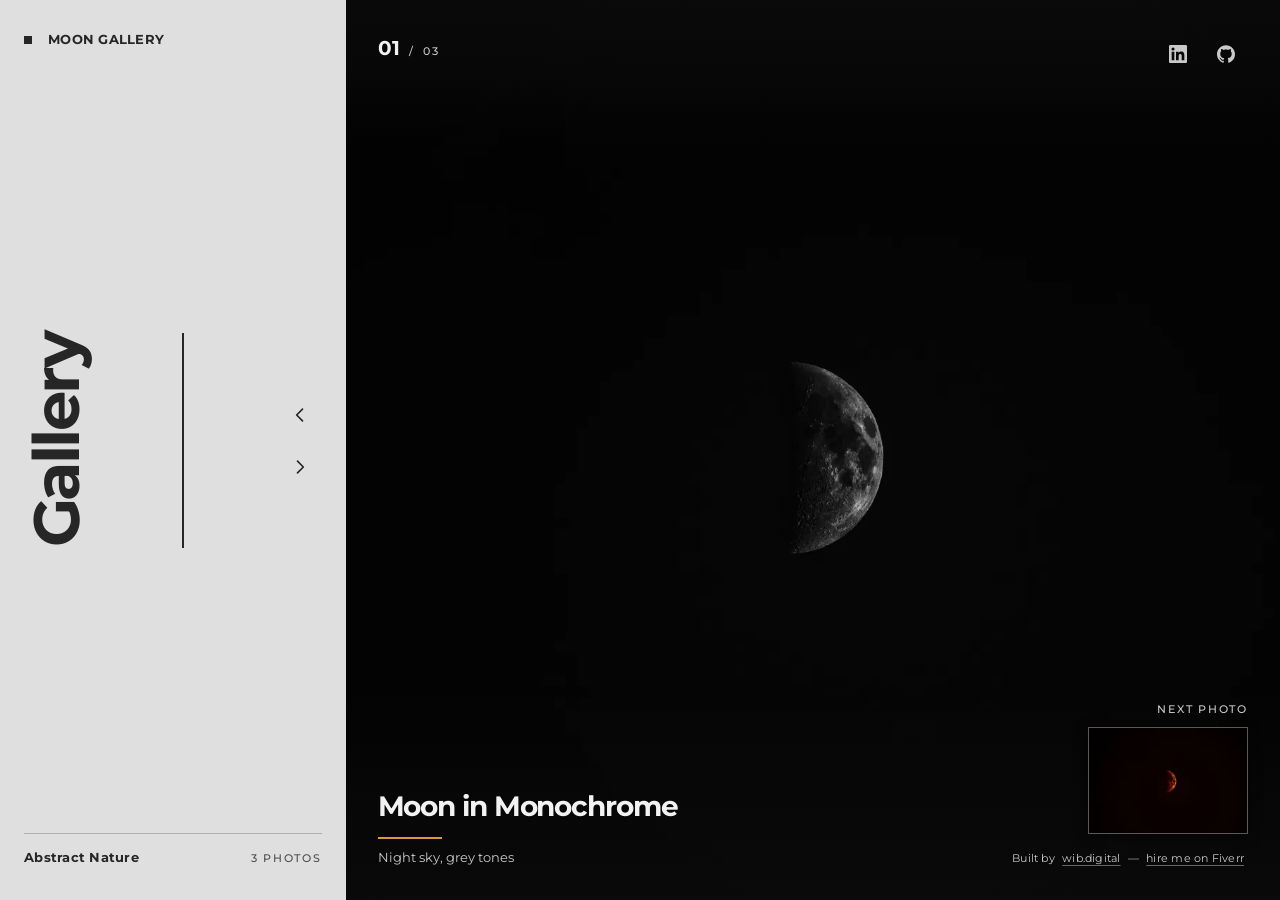
<file: index.html>
<!DOCTYPE html>
<html lang="en">
  <head>
    <meta charset="utf-8">
    <meta name="viewport" content="width=device-width, initial-scale=1">

    <title>WIB - Moon Gallery</title>
    <link rel="icon" href="favicon.ico" sizes="any">
    <link rel="icon" type="image/svg+xml" href="favicon.svg">
    <link rel="icon" type="image/png" href="favicon-96x96.png" sizes="96x96">
    <link rel="apple-touch-icon" href="apple-touch-icon.png">
    <meta name="description" content="A full-screen photography gallery of three lunar and abstract nature studies. Arrow controls swap the frame in place, with no thumbnails and no lightbox.">
    <link rel="canonical" href="https://pablowib.github.io/Moon-Gallery/">

    <meta property="og:type" content="website">
    <meta property="og:site_name" content="Moon Gallery">
    <meta property="og:title" content="Moon Gallery — Lunar and abstract nature photography">
    <meta property="og:description" content="A full-screen photography gallery of three lunar and abstract nature studies. Arrow controls swap the frame in place, with no thumbnails and no lightbox.">
    <meta property="og:url" content="https://pablowib.github.io/Moon-Gallery/">
    <meta property="og:image" content="https://pablowib.github.io/Moon-Gallery/assets/img/og-cover.jpg">
    <meta property="og:image:alt" content="The moon in warm amber tones against an almost black night sky.">

    <link rel="preconnect" href="https://fonts.googleapis.com">
    <link rel="preconnect" href="https://fonts.gstatic.com" crossorigin>
    <link rel="stylesheet" href="https://fonts.googleapis.com/css2?family=Montserrat:wght@400;500;700&display=swap">

    <link rel="stylesheet" href="assets/css/base.css">
    <link rel="stylesheet" href="assets/css/layout.css">
    <link rel="stylesheet" href="assets/css/components.css">

    <script defer src="assets/js/modules/gallery.js"></script>
    <script defer src="assets/js/main.js"></script>

    <script type="application/ld+json">
      {
        "@context": "https://schema.org",
        "@type": "Person",
        "name": "Pablo Nieto Pérez",
        "url": "https://wib.digital",
        "jobTitle": "Web Designer and Developer",
        "sameAs": [
          "https://www.fiverr.com/pablonietop",
          "https://www.linkedin.com/in/pablo-nieto-perez-39a530292",
          "https://github.com/pabloWIB"
        ]
      }
    </script>
  </head>

  <body>
    <div class="shell">
      <header class="panel">
        <h1 class="brand panel__brand">Moon Gallery</h1>

        <div class="panel__body">
          <p class="display-word" aria-hidden="true">Gallery</p>
          <div class="panel__rule" aria-hidden="true"></div>

          <div class="controls">
            <button class="control" type="button" data-step="-1" aria-label="Previous photograph">
              <svg viewBox="0 0 24 24" fill="none" stroke="currentColor" stroke-width="2" stroke-linecap="round" stroke-linejoin="round" aria-hidden="true">
                <path d="M15 5 8 12l7 7" />
              </svg>
            </button>
            <button class="control" type="button" data-step="1" aria-label="Next photograph">
              <svg viewBox="0 0 24 24" fill="none" stroke="currentColor" stroke-width="2" stroke-linecap="round" stroke-linejoin="round" aria-hidden="true">
                <path d="m9 5 7 7-7 7" />
              </svg>
            </button>
          </div>
        </div>

        <div class="panel__meta">
          <h2 class="collection" id="collection-name">Abstract Nature</h2>
          <p class="collection__count">3 photos</p>
        </div>
      </header>

      <main class="stage">
        <div class="gallery" data-gallery role="group" aria-roledescription="carousel" aria-labelledby="collection-name">
          <div class="gallery__slide is-active" data-slide data-title="Moon in Monochrome" data-text="Night sky, grey tones" data-thumb="assets/img/content/moon-monochrome-thumb.webp">
            <img src="assets/img/content/moon-monochrome.webp" width="1920" height="1280" fetchpriority="high" alt="The moon in greyscale against a black night sky, craters picked out along the shadow line.">
          </div>

          <div class="gallery__slide" data-slide data-title="Moon in Amber" data-text="Night sky, warm tones" data-thumb="assets/img/content/moon-amber-thumb.webp">
            <img src="assets/img/content/moon-amber.webp" width="1920" height="1280" loading="lazy" alt="The same moon in warm amber, its lit edge glowing orange against an almost black sky.">
          </div>

          <div class="gallery__slide" data-slide data-title="Wave Ridges" data-text="Abstract surface, high contrast" data-thumb="assets/img/content/wave-ridges-thumb.webp">
            <img src="assets/img/content/wave-ridges.webp" width="1920" height="1216" loading="lazy" alt="Close-up of a rippled surface forming parallel wave-like ridges in high-contrast black and white.">
          </div>
        </div>

        <div class="stage__overlay">
          <div class="stage__top">
            <p class="counter">
              <span class="counter__current" data-counter-current>01</span>
              <span class="visually-hidden">of</span>
              <span aria-hidden="true">/</span>
              <span data-counter-total>03</span>
            </p>

            <nav class="social" aria-label="Photographer profiles">
              <a class="social__link" href="https://www.linkedin.com/in/pablo-nieto-perez-39a530292" rel="noopener" aria-label="Pablo Nieto Pérez on LinkedIn">
                <svg viewBox="0 0 24 24" fill="currentColor" aria-hidden="true">
                  <path d="M20.447 20.452h-3.554v-5.569c0-1.328-.027-3.037-1.852-3.037-1.853 0-2.136 1.445-2.136 2.939v5.667H9.351V9h3.414v1.561h.046c.477-.9 1.637-1.85 3.37-1.85 3.601 0 4.267 2.37 4.267 5.455v6.286zM5.337 7.433a2.062 2.062 0 0 1-2.063-2.065 2.064 2.064 0 1 1 2.063 2.065zm1.782 13.019H3.555V9h3.564v11.452zM22.225 0H1.771C.792 0 0 .774 0 1.729v20.542C0 23.227.792 24 1.771 24h20.451C23.2 24 24 23.227 24 22.271V1.729C24 .774 23.2 0 22.225 0z" />
                </svg>
              </a>
              <a class="social__link" href="https://github.com/pabloWIB" rel="noopener" aria-label="Pablo Nieto Pérez on GitHub">
                <svg viewBox="0 0 24 24" fill="currentColor" aria-hidden="true">
                  <path d="M12 .297c-6.63 0-12 5.373-12 12 0 5.303 3.438 9.8 8.205 11.385.6.113.82-.258.82-.577 0-.285-.01-1.04-.015-2.04-3.338.724-4.042-1.61-4.042-1.61C4.422 18.07 3.633 17.7 3.633 17.7c-1.087-.744.084-.729.084-.729 1.205.084 1.838 1.236 1.838 1.236 1.07 1.835 2.809 1.305 3.495.998.108-.776.417-1.305.76-1.605-2.665-.3-5.466-1.332-5.466-5.93 0-1.31.465-2.38 1.235-3.22-.135-.303-.54-1.523.105-3.176 0 0 1.005-.322 3.3 1.23.96-.267 1.98-.399 3-.405 1.02.006 2.04.138 3 .405 2.28-1.552 3.285-1.23 3.285-1.23.645 1.653.24 2.873.12 3.176.765.84 1.23 1.91 1.23 3.22 0 4.61-2.805 5.625-5.475 5.92.42.36.81 1.096.81 2.22 0 1.606-.015 2.896-.015 3.286 0 .315.21.69.825.57C20.565 22.092 24 17.592 24 12.297c0-6.627-5.373-12-12-12" />
                </svg>
              </a>
            </nav>
          </div>

          <div class="stage__bottom">
            <div class="caption" aria-live="polite">
              <p class="caption__title" data-caption-title>Moon in Monochrome</p>
              <div class="caption__rule" aria-hidden="true"></div>
              <p class="caption__text" data-caption-text>Night sky, grey tones</p>
            </div>

            <div class="stage__aside">
              <button class="thumb" type="button" data-step="1">
                <span class="thumb__label">Next photo</span>
                <span class="thumb__frame">
                  <img data-thumb-image src="assets/img/content/moon-amber-thumb.webp" width="400" height="267" loading="lazy" alt="">
                </span>
              </button>

              <p class="credit">
                Built by <a href="https://wib.digital" rel="noopener">wib.digital</a> —
                <a href="https://www.fiverr.com/pablonietop" rel="noopener">hire me on Fiverr</a>
              </p>
            </div>
          </div>
        </div>
      </main>
    </div>
</body>
</html>
</file>
<file: assets/css/base.css>
/* ==========================================================================
   base.css — design tokens, reset, base typography
   ========================================================================== */

/* --------------------------------------------------------------------------
   Variables
   -------------------------------------------------------------------------- */

:root {
  /* Colour — derived from the original palette:
     #dfdfdf panel, #262626 ink, #222222 page, #db993d accent rule */
  --color-void: #1a1a1a;
  --color-panel: #dfdfdf;
  --color-panel-rule: #262626;
  --color-ink: #262626;
  --color-ink-soft: #4d4d4d;
  --color-light: #f2f2f2;
  --color-light-soft: #c9c9c9;
  --color-accent: #db993d;
  --color-accent-strong: #e4902c;

  /* Focus ring. Amber clears 3:1 over the photograph but not over the light
     panel, so the panel overrides this token with ink. */
  --color-focus: var(--color-accent-strong);
  /* Scrim stops are set so overlay text clears 4.5:1 even over the brightest
     areas of the high-contrast photograph */
  --color-scrim: rgba(10, 10, 10, 0.9);
  --color-scrim-soft: rgba(10, 10, 10, 0.7);

  /* Spacing — 4 / 8 / 16 / 24 / 32 / 48 / 64 / 96 */
  --space-1: 0.25rem;
  --space-2: 0.5rem;
  --space-3: 1rem;
  --space-4: 1.5rem;
  --space-5: 2rem;
  --space-6: 3rem;
  --space-7: 4rem;
  --space-8: 6rem;

  /* Type */
  --font-body: "Montserrat", -apple-system, BlinkMacSystemFont, "Segoe UI", sans-serif;
  --text-xs: 0.6875rem;
  --text-sm: 0.8125rem;
  --text-base: 0.9375rem;
  --text-lg: 1.25rem;
  --text-xl: 1.75rem;
  --text-display: clamp(2.75rem, 5vw, 4rem);
  --tracking-wide: 0.16em;
  --tracking-tight: -0.04em;
  --leading-tight: 1.2;
  --leading-body: 1.6;

  /* Shape */
  --radius-sm: 2px;
  --radius-full: 999px;
  --rule-thin: 1px;
  --rule-thick: 2px;

  /* Elevation — used only where a surface must separate from photography */
  --shadow-raised: 0 2px 12px rgba(0, 0, 0, 0.45);

  /* Motion */
  --transition-fast: 150ms ease;
  --transition-base: 200ms ease;
  --transition-slide: 500ms ease;

  /* Minimum touch target */
  --tap-target: 2.75rem;
}

/* --------------------------------------------------------------------------
   Reset
   -------------------------------------------------------------------------- */

*,
*::before,
*::after {
  box-sizing: border-box;
}

html,
body {
  height: 100%;
}

body,
h1,
h2,
h3,
p,
figure,
figcaption {
  margin: 0;
}

ul {
  margin: 0;
  padding: 0;
  list-style: none;
}

img,
svg {
  display: block;
  max-width: 100%;
}

button {
  border: 0;
  background: none;
  color: inherit;
  font: inherit;
  cursor: pointer;
}

a {
  color: inherit;
}

/* --------------------------------------------------------------------------
   Base
   -------------------------------------------------------------------------- */

html {
  -webkit-text-size-adjust: 100%;
}

body {
  background: var(--color-void);
  color: var(--color-light);
  font-family: var(--font-body);
  font-size: var(--text-base);
  line-height: var(--leading-body);
  overflow: hidden;
  -webkit-font-smoothing: antialiased;
}

h1,
h2,
h3 {
  font-size: inherit;
  font-weight: 700;
  line-height: var(--leading-tight);
}

/* Keyboard focus is visible everywhere, on both surfaces */
:focus-visible {
  outline: var(--rule-thick) solid var(--color-focus);
  outline-offset: 3px;
}

::selection {
  background: rgba(228, 144, 44, 0.75);
  color: var(--color-light);
}

img::selection {
  background: none;
}

@media (prefers-reduced-motion: reduce) {
  *,
  *::before,
  *::after {
    animation-duration: 0.01ms !important;
    animation-iteration-count: 1 !important;
    transition-duration: 0.01ms !important;
  }
}
</file>
<file: assets/css/layout.css>
/* ==========================================================================
   layout.css — application shell, panel, stage
   ========================================================================== */

/* --------------------------------------------------------------------------
   Shell — mobile first: stage on top, panel bar underneath within thumb reach
   -------------------------------------------------------------------------- */

.shell {
  display: grid;
  grid-template-rows: 1fr auto;
  height: 100vh;
  height: 100dvh;
  width: 100%;
  overflow: hidden;
}

/* --------------------------------------------------------------------------
   Panel — brand, gallery controls, collection meta
   -------------------------------------------------------------------------- */

/* The stage leads in the source order for assistive tech, so both areas are
   placed explicitly: photograph on top, controls in the bar underneath. */
.panel {
  grid-row: 2;
  display: grid;
  grid-template-columns: 1fr auto;
  grid-template-areas:
    "brand body"
    "meta  meta";
  align-items: center;
  gap: var(--space-3) var(--space-4);
  padding: var(--space-3) var(--space-4);
  background: var(--color-panel);
  color: var(--color-ink);
  --color-focus: var(--color-panel-rule);
}

.panel__brand {
  grid-area: brand;
}

.panel__body {
  grid-area: body;
}

.panel__meta {
  grid-area: meta;
  display: flex;
  align-items: baseline;
  justify-content: space-between;
  gap: var(--space-3);
  border-top: var(--rule-thin) solid rgba(38, 38, 38, 0.25);
  padding-top: var(--space-3);
}

/* --------------------------------------------------------------------------
   Stage — the photograph and everything laid over it
   -------------------------------------------------------------------------- */

.stage {
  grid-row: 1;
  position: relative;
  overflow: hidden;
  background: var(--color-void);
  min-height: 0;
}

/* Scrims exist so the overlay text keeps its contrast over any photograph */
.stage::before,
.stage::after {
  content: "";
  position: absolute;
  inset-inline: 0;
  z-index: 1;
  pointer-events: none;
}

.stage::before {
  top: 0;
  height: 9rem;
  background: linear-gradient(
    to bottom,
    var(--color-scrim) 0%,
    var(--color-scrim-soft) 40%,
    transparent 100%
  );
}

.stage::after {
  bottom: 0;
  height: 13rem;
  background: linear-gradient(
    to top,
    var(--color-scrim) 0%,
    var(--color-scrim-soft) 25%,
    transparent 100%
  );
}

.stage__overlay {
  position: relative;
  z-index: 2;
  display: flex;
  flex-direction: column;
  justify-content: space-between;
  height: 100%;
  padding: var(--space-4);
  gap: var(--space-4);
}

.stage__top {
  display: flex;
  align-items: flex-start;
  justify-content: space-between;
  gap: var(--space-4);
}

/* Narrow screens stack the caption over the credit; the preview thumbnail is
   a second route to the next photograph and only appears once there is room */
.stage__bottom {
  display: flex;
  flex-direction: column;
  align-items: flex-start;
  gap: var(--space-3);
}

.stage__aside {
  display: flex;
  align-items: center;
  justify-content: space-between;
  gap: var(--space-3);
  width: 100%;
}

/* --------------------------------------------------------------------------
   Gallery slides
   -------------------------------------------------------------------------- */

.gallery {
  position: absolute;
  inset: 0;
}

.gallery__slide {
  position: absolute;
  inset: 0;
  opacity: 0;
  visibility: hidden;
  transition: opacity var(--transition-slide), visibility var(--transition-slide);
}

.gallery__slide.is-active {
  opacity: 1;
  visibility: visible;
}

.gallery__slide img {
  width: 100%;
  height: 100%;
  object-fit: cover;
}

/* --------------------------------------------------------------------------
   480px — a little more room around the overlay
   -------------------------------------------------------------------------- */

@media (min-width: 30em) {
  .stage__overlay {
    padding: var(--space-5);
  }

  .panel {
    padding: var(--space-4) var(--space-5);
  }

  .stage__bottom {
    flex-direction: row;
    align-items: flex-end;
    justify-content: space-between;
    gap: var(--space-4);
  }

  .stage__aside {
    flex-direction: column;
    align-items: flex-end;
    width: auto;
    flex-shrink: 0;
  }
}

/* --------------------------------------------------------------------------
   768px — panel meta gains its own line, overlay breathes
   -------------------------------------------------------------------------- */

@media (min-width: 48em) {
  .stage__overlay {
    padding: var(--space-5) var(--space-6);
  }

  .panel {
    padding: var(--space-4) var(--space-6);
  }
}

/* --------------------------------------------------------------------------
   1024px — panel becomes the sidebar the design was drawn for
   -------------------------------------------------------------------------- */

@media (min-width: 64em) {
  .shell {
    grid-template-rows: 1fr;
    grid-template-columns: minmax(15rem, 27%) 1fr;
  }

  .panel {
    grid-column: 1;
    grid-row: 1;
    grid-template-columns: 1fr;
    grid-template-areas:
      "brand"
      "body"
      "meta";
    align-content: space-between;
    align-items: stretch;
    gap: var(--space-5);
    padding: var(--space-5) var(--space-4);
  }

  .panel__body {
    position: relative;
    display: flex;
    align-items: center;
    justify-content: space-between;
    gap: var(--space-4);
    min-height: 0;
  }

  .stage {
    grid-column: 2;
    grid-row: 1;
  }

  .stage__overlay {
    padding: var(--space-5);
  }
}

/* --------------------------------------------------------------------------
   1440px — cap the panel so the photograph keeps the room
   -------------------------------------------------------------------------- */

@media (min-width: 90em) {
  .shell {
    grid-template-columns: minmax(15rem, 24%) 1fr;
  }

  .panel {
    padding: var(--space-6) var(--space-5);
  }

  .stage__overlay {
    padding: var(--space-6);
  }
}
</file>
<file: assets/css/components.css>
/* ==========================================================================
   components.css — brand, controls, counter, caption, thumbnail, links
   ========================================================================== */

/* --------------------------------------------------------------------------
   Brand
   -------------------------------------------------------------------------- */

.brand {
  display: flex;
  align-items: center;
  gap: var(--space-3);
  font-size: var(--text-sm);
  font-weight: 700;
  letter-spacing: 0.02em;
  text-transform: uppercase;
}

.brand::before {
  content: "";
  width: var(--space-2);
  height: var(--space-2);
  background: var(--color-panel-rule);
  flex-shrink: 0;
}

/* --------------------------------------------------------------------------
   Display word — decorative typography, hidden from assistive tech
   -------------------------------------------------------------------------- */

.display-word {
  display: none;
  font-size: var(--text-display);
  font-weight: 700;
  line-height: 1;
  letter-spacing: var(--tracking-tight);
  writing-mode: vertical-rl;
  transform: rotate(180deg);
  user-select: none;
}

.panel__rule {
  display: none;
  width: var(--rule-thick);
  background: var(--color-panel-rule);
}

/* --------------------------------------------------------------------------
   Controls
   -------------------------------------------------------------------------- */

.controls {
  display: flex;
  gap: var(--space-2);
}

.control {
  display: grid;
  place-items: center;
  width: var(--tap-target);
  height: var(--tap-target);
  border: var(--rule-thin) solid transparent;
  border-radius: var(--radius-full);
  color: var(--color-ink);
  transition: border-color var(--transition-fast), background-color var(--transition-fast),
    color var(--transition-fast);
}

.control:hover {
  border-color: var(--color-panel-rule);
}

.control:active {
  background: var(--color-panel-rule);
  color: var(--color-panel);
}

.control svg {
  width: 1.25rem;
  height: 1.25rem;
}

/* --------------------------------------------------------------------------
   Collection meta
   -------------------------------------------------------------------------- */

.collection {
  font-size: var(--text-sm);
  letter-spacing: 0.02em;
}

.collection__count {
  font-size: var(--text-xs);
  font-weight: 500;
  color: var(--color-ink-soft);
  letter-spacing: var(--tracking-wide);
  text-transform: uppercase;
}

/* --------------------------------------------------------------------------
   Counter
   -------------------------------------------------------------------------- */

.counter {
  display: flex;
  align-items: baseline;
  gap: var(--space-2);
  font-size: var(--text-xs);
  font-weight: 500;
  letter-spacing: var(--tracking-wide);
  color: var(--color-light-soft);
}

.counter__current {
  font-size: var(--text-lg);
  font-weight: 700;
  letter-spacing: 0.04em;
  color: var(--color-light);
}

/* --------------------------------------------------------------------------
   Caption
   -------------------------------------------------------------------------- */

.caption {
  max-width: 32ch;
}

.caption__title {
  font-size: var(--text-lg);
  font-weight: 700;
  letter-spacing: var(--tracking-tight);
}

.caption__rule {
  width: var(--space-7);
  height: var(--rule-thick);
  margin: var(--space-2) 0;
  background: var(--color-accent);
}

.caption__text {
  font-size: var(--text-sm);
  color: var(--color-light-soft);
}

/* --------------------------------------------------------------------------
   Next-photo thumbnail
   -------------------------------------------------------------------------- */

.thumb {
  display: none;
  padding: 0;
  text-align: right;
  color: var(--color-light-soft);
  transition: color var(--transition-fast);
}

.thumb__label {
  display: block;
  margin-bottom: var(--space-2);
  font-size: var(--text-xs);
  font-weight: 500;
  letter-spacing: var(--tracking-wide);
  text-transform: uppercase;
}

.thumb__frame {
  display: block;
  width: 6rem;
  border: var(--rule-thin) solid rgba(242, 242, 242, 0.35);
  box-shadow: var(--shadow-raised);
  overflow: hidden;
  transition: border-color var(--transition-fast);
}

.thumb__frame img {
  width: 100%;
  height: auto;
  aspect-ratio: 3 / 2;
  object-fit: cover;
}

.thumb:hover {
  color: var(--color-light);
}

.thumb:hover .thumb__frame {
  border-color: var(--color-accent);
}

.thumb:active .thumb__frame {
  border-color: var(--color-accent-strong);
}

/* --------------------------------------------------------------------------
   Social links
   -------------------------------------------------------------------------- */

.social {
  display: flex;
  align-items: center;
  gap: var(--space-1);
}

.social__link {
  display: grid;
  place-items: center;
  width: var(--tap-target);
  height: var(--tap-target);
  color: var(--color-light-soft);
  transition: color var(--transition-fast);
}

.social__link:hover,
.social__link:active {
  color: var(--color-accent);
}

.social__link svg {
  width: 1.125rem;
  height: 1.125rem;
}

/* --------------------------------------------------------------------------
   Credit
   -------------------------------------------------------------------------- */

.credit {
  font-size: var(--text-xs);
  letter-spacing: 0.02em;
  color: var(--color-light-soft);
}

/* Vertical padding on these inline links lifts the pointer target to 44px
   without disturbing the line box */
.credit a {
  padding: var(--space-3) var(--space-1);
  text-decoration: underline;
  text-decoration-color: rgba(242, 242, 242, 0.4);
  text-underline-offset: 0.25em;
  transition: color var(--transition-fast), text-decoration-color var(--transition-fast);
}

.credit a:hover,
.credit a:active {
  color: var(--color-accent);
  text-decoration-color: var(--color-accent);
}

/* --------------------------------------------------------------------------
   Not-found page
   -------------------------------------------------------------------------- */

.notfound {
  display: grid;
  place-items: center;
  height: 100vh;
  height: 100dvh;
  padding: var(--space-5);
  text-align: center;
}

.notfound__code {
  font-size: var(--text-display);
  font-weight: 700;
  line-height: 1;
  letter-spacing: var(--tracking-tight);
}

.notfound__title {
  margin-top: var(--space-3);
  font-size: var(--text-lg);
}

.notfound__text {
  margin-top: var(--space-2);
  font-size: var(--text-sm);
  color: var(--color-light-soft);
}

.notfound__rule {
  width: var(--space-7);
  height: var(--rule-thick);
  margin: var(--space-4) auto;
  background: var(--color-accent);
}

.notfound__link {
  display: inline-flex;
  align-items: center;
  min-height: var(--tap-target);
  padding: 0 var(--space-4);
  border: var(--rule-thin) solid var(--color-light-soft);
  font-size: var(--text-sm);
  font-weight: 500;
  letter-spacing: var(--tracking-wide);
  text-transform: uppercase;
  text-decoration: none;
  transition: color var(--transition-fast), border-color var(--transition-fast),
    background-color var(--transition-fast);
}

.notfound__link:hover {
  color: var(--color-void);
  background: var(--color-light);
  border-color: var(--color-light);
}

.notfound__link:active {
  background: var(--color-accent);
  border-color: var(--color-accent);
}

/* --------------------------------------------------------------------------
   Utilities
   -------------------------------------------------------------------------- */

.visually-hidden {
  position: absolute;
  width: 1px;
  height: 1px;
  margin: -1px;
  padding: 0;
  overflow: hidden;
  clip-path: inset(50%);
  white-space: nowrap;
}

/* --------------------------------------------------------------------------
   480px
   -------------------------------------------------------------------------- */

@media (min-width: 30em) {
  .thumb {
    display: block;
  }

  .credit {
    text-align: right;
  }
}

/* --------------------------------------------------------------------------
   768px
   -------------------------------------------------------------------------- */

@media (min-width: 48em) {
  .thumb__frame {
    width: 8rem;
  }

  .caption__title {
    font-size: var(--text-xl);
  }
}

/* --------------------------------------------------------------------------
   1024px — the sidebar composition
   -------------------------------------------------------------------------- */

@media (min-width: 64em) {
  .display-word {
    display: block;
  }

  .panel__rule {
    display: block;
    align-self: stretch;
    max-height: 17.5rem;
    justify-self: center;
  }

  .controls {
    flex-direction: column;
  }

  .thumb__frame {
    width: 10rem;
  }
}
</file>
